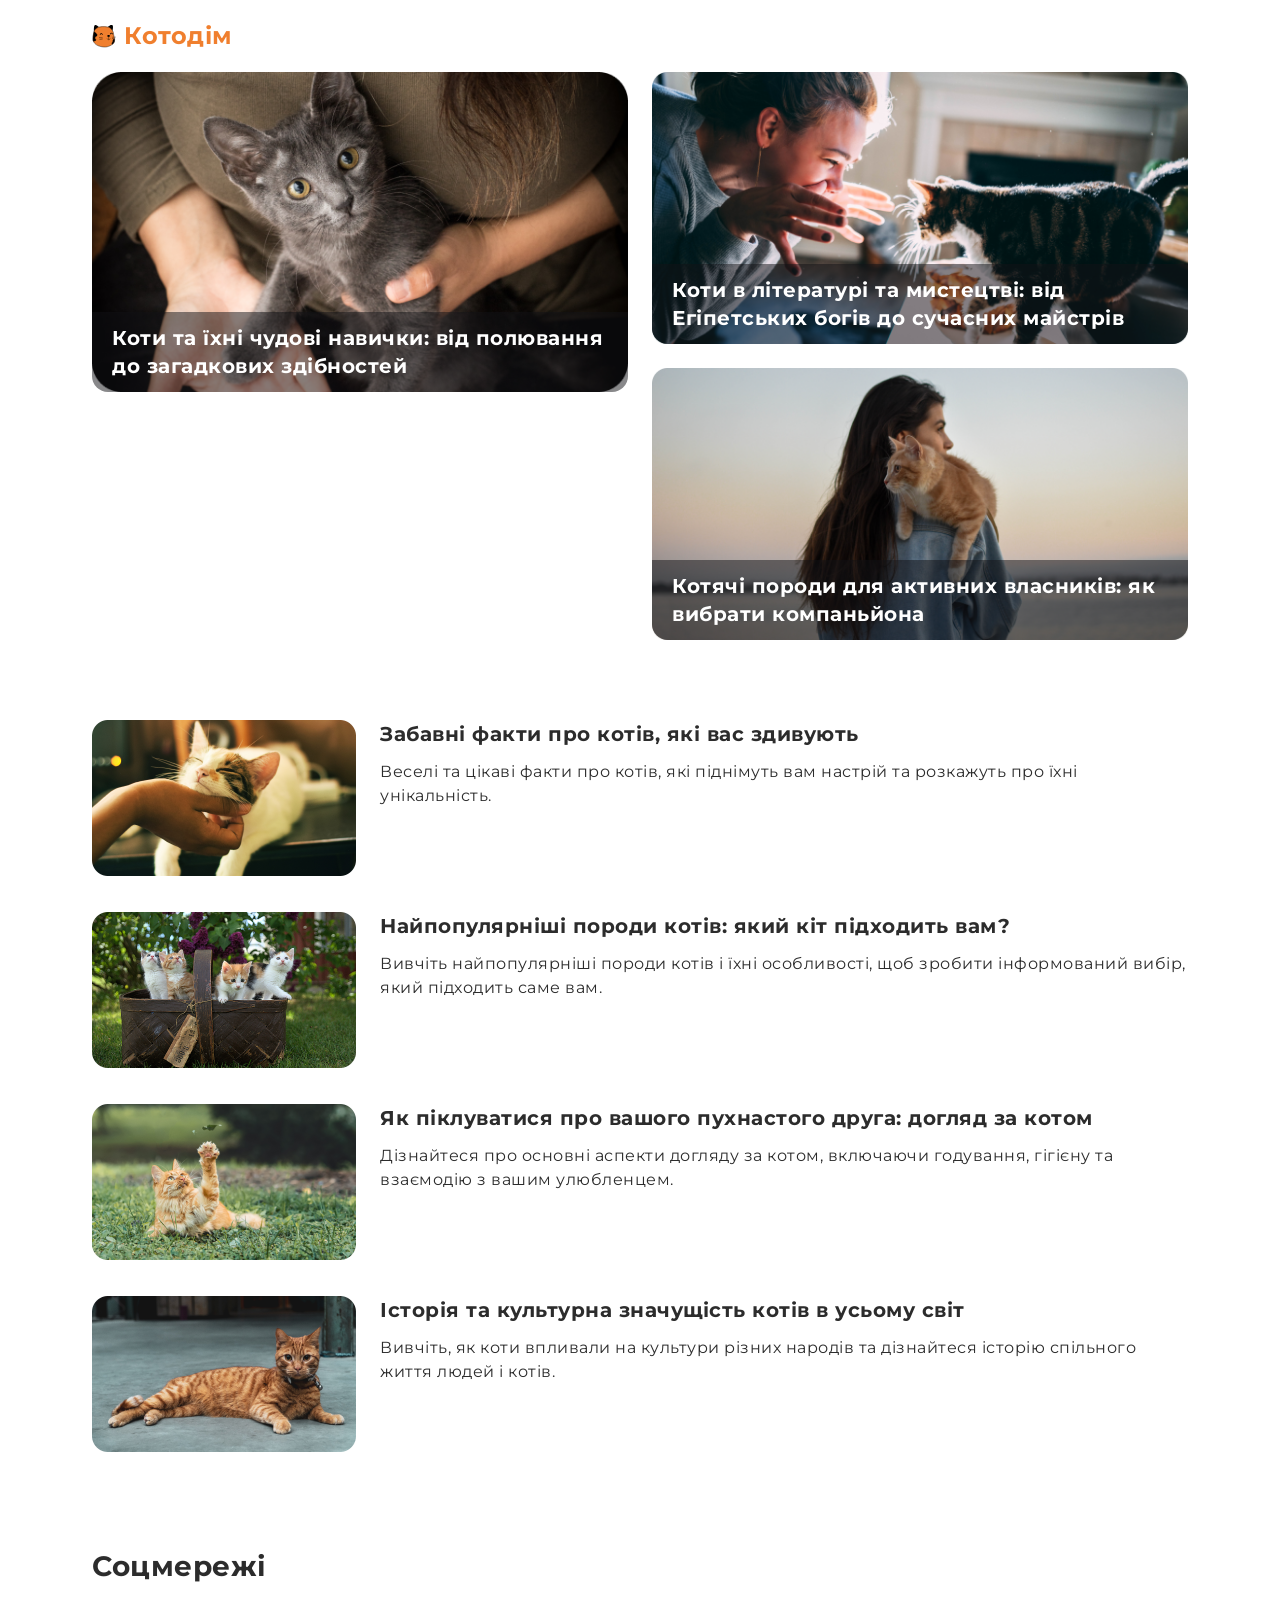
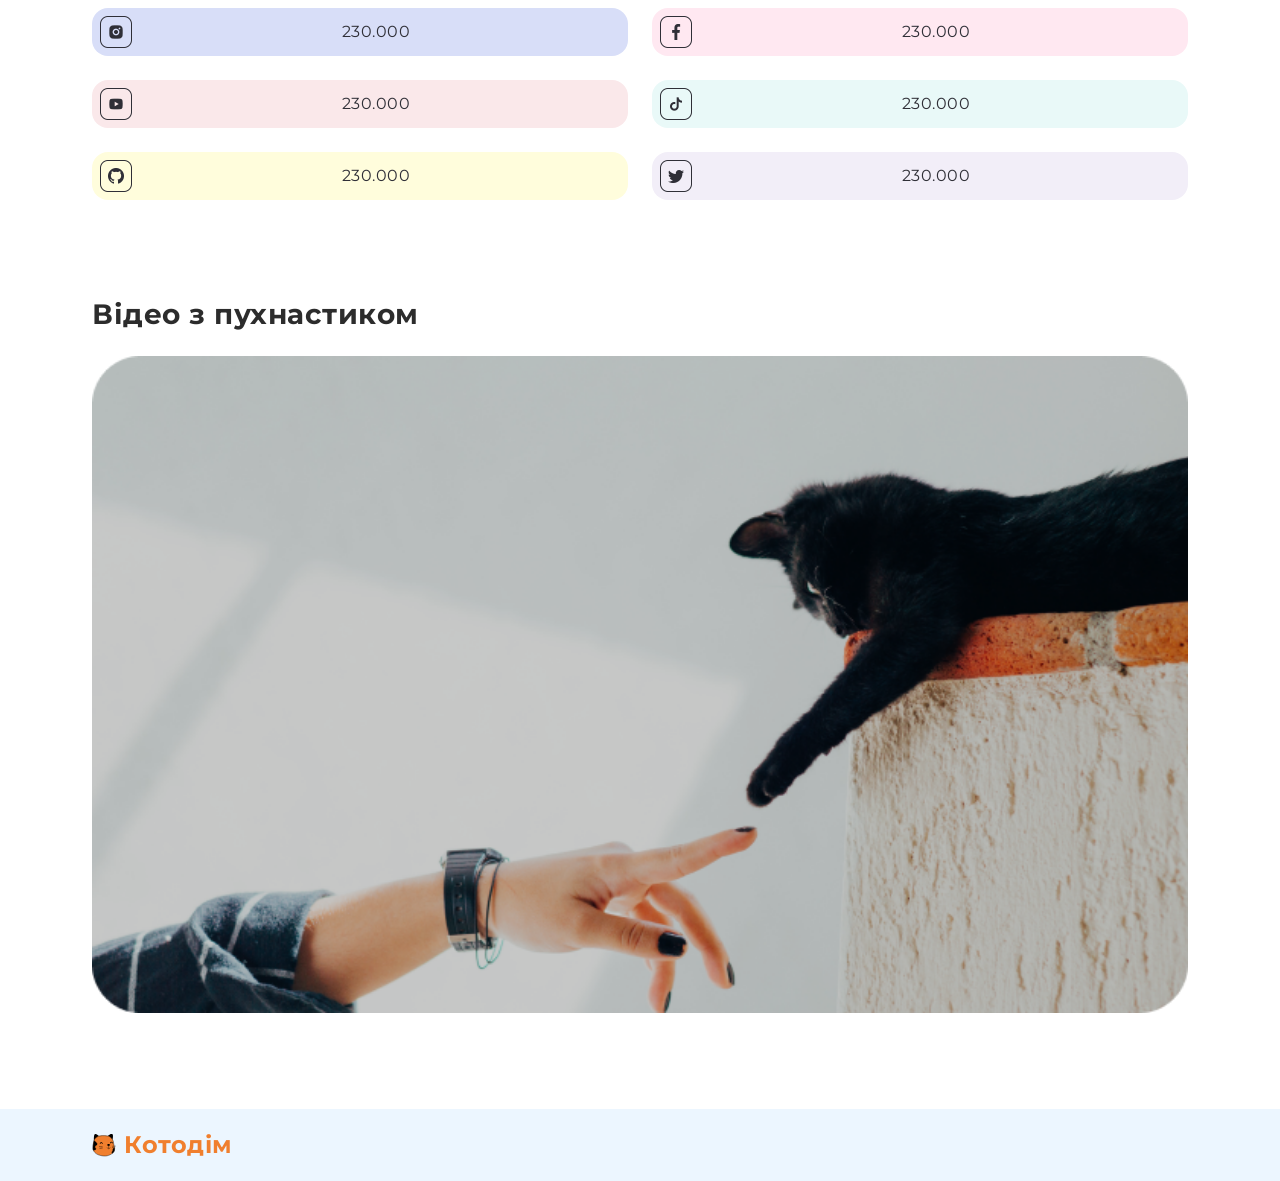
<file: index.html>
<!DOCTYPE html>
<html lang="en">

<head>
    <meta charset="UTF-8">
    <meta name="viewport" content="width=device-width, initial-scale=1.0">
    <link rel="preconnect" href="https://fonts.googleapis.com">
    <link rel="preconnect" href="https://fonts.gstatic.com" crossorigin>
    <link href="https://fonts.googleapis.com/css2?family=Montserrat:wght@400;700&display=swap" rel="stylesheet">
    <link rel="stylesheet" href="./styles.css">
    <title>Project</title>
</head>

<body>
    <header class="header">
        <div class="container header-container">
            <img src="./img/cat.svg" alt="cat" class="logo">
            <h1 class="label">Котодім</h1>
        </div>
    </header>
    <main class="main">
        <div class="container">
            <ul class="posts">
                <li class="post">
                    <a href="#">
                        <picture>
                            <!-- For viewports wider than 768px -->
                            <source media="(min-width: 768px)" srcset="img/picture-1.png">

                            <!-- For viewports between 320px and 768px -->
                            <source media="(min-width: 320px) and (max-width: 767px)" srcset="img/picture-1-small.png">

                            <!-- Fallback content -->
                            <img src="img/picture-1-small.png" alt="Description of Image">
                        </picture>
                        <div class="overlay">
                            <h2 class="post-title sub-title">Коти та їхні чудові навички: від полювання до загадкових
                                здібностей</h2>
                        </div>
                    </a>
                </li>
                <li class="post">
                    <a href="#">
                        <img src="./img/picture-2.png" alt="scary kitten" class="post-img">
                        <div class="overlay">
                            <h2 class="post-title sub-title">Коти в літературі та мистецтві: від Егіпетських богів до
                                сучасних
                                майстрів</h2>
                        </div>
                    </a>
                </li>
                <li class="post">
                    <a href="#">
                        <img src="./img/picture-3.png" alt="cat" class="post-img">
                        <div class="overlay">
                            <h2 class="post-title sub-title">Котячі породи для активних власників: як вибрати
                                компаньйона
                            </h2>
                        </div>
                    </a>
                </li>
            </ul>
            <section class="longread">
                <ul class="blog">
                    <li class="blog-item">
                        <a href="#" class="blog-link">
                            <img src="./img/1.png" alt="cat" class="blog-photo">
                            <div class="wrapper">
                                <h2 class="blog-title sub-title">Забавні факти про котів, які вас здивують</h2>
                                <p class="blog-text">Веселі та цікаві факти про котів, які піднімуть вам настрій та
                                    розкажуть про їхні унікальність.</p>
                            </div>
                        </a>
                    </li>
                    <li class="blog-item">
                        <a href="#" class="blog-link">
                            <img src="./img/2.png" alt="cats" class="blog-photo">
                            <div class="wrapper">
                                <h2 class="blog-title sub-title">Найпопулярніші породи котів: який кіт підходить вам?
                                </h2>
                                <p class="blog-text">Вивчіть найпопулярніші породи котів і їхні особливості, щоб зробити
                                    інформований вибір, який підходить саме вам.</p>
                            </div>
                        </a>
                    </li>
                    <li class="blog-item">
                        <a href="#" class="blog-link">
                            <img src="./img/4.png" alt="red-cat" class="blog-photo">
                            <div class="wrapper">
                                <h2 class="blog-title sub-title">Як піклуватися про вашого пухнастого друга: догляд за
                                    котом
                                </h2>
                                <p class="blog-text">Дізнайтеся про основні аспекти догляду за котом, включаючи
                                    годування,
                                    гігієну та взаємодію з вашим улюбленцем.</p>
                            </div>
                        </a>
                    </li>
                    <li class="blog-item">
                        <a href="#" class="blog-link">
                            <img src="./img/3.png" alt="red-cat" class="blog-photo">
                            <div class="wrapper">
                                <h2 class="blog-title sub-title">Історія та культурна значущість котів в усьому світ
                                </h2>
                                <p class="blog-text">Вивчіть, як коти впливали на культури різних народів та дізнайтеся
                                    історію спільного життя людей і котів.</p>
                            </div>
                        </a>
                    </li>
                </ul>
                <div class="socials">
                    <h2 class="socials-title title">Соцмережі</h2>
                    <ul class="socials-list">
                        <li class="socials-item">
                            <a href="#" class="social-link">
                                <img src="./img/instagram.png" alt="instagram" class="social-icon">
                                <p class="social-subscripers">230.000</p>
                            </a>
                        </li>
                        <li class="socials-item">
                            <a href="#" class="social-link">
                                <img src="./img/facebook.png" alt="facebook" class="social-icon">
                                <p class="social-subscripers">230.000</p>
                            </a>
                        </li>
                        <li class="socials-item">
                            <a href="#" class="social-link">
                                <img src="./img/youtube.png" alt="youtube" class="social-icon">
                                <p class="social-subscripers">230.000</p>
                            </a>
                        </li>
                        <li class="socials-item">
                            <a href="#" class="social-link">
                                <img src="./img/tiktok.png" alt="tiktok" class="social-icon">
                                <p class="social-subscripers">230.000</p>
                            </a>
                        </li>
                        <li class="socials-item">
                            <a href="#" class="social-link">
                                <img src="./img/github.png" alt="github" class="social-icon">
                                <p class="social-subscripers">230.000</p>
                            </a>
                        </li>
                        <li class="socials-item">
                            <a href="#" class="social-link">
                                <img src="./img/twitter.png" alt="twitter" class="social-icon">
                                <p class="social-subscripers">230.000</p>
                            </a>
                        </li>
                    </ul>
                </div>
                <div class="video">
                    <h2 class="video-title title">Відео з пухнастиком</h2>
                    <img src="./img/picture.png" alt="video">
                </div>
            </section>
        </div>
    </main>
    <footer class="footer">
        <div class="container">
            <img src="./img/cat.svg" alt="cat" class="logo">
            <h2 class="label">Котодім</h2>
        </div>
    </footer>
</body>

</html>
</file>
<file: styles.css>
@import "./styleguide.css";

.header {
  background-color: var(--common-white);
  padding: 16px 0;
}

.header-container {
  display: grid;
  grid-template-columns: 24px 1fr;
  column-gap: 8px;
  align-items: center;
}

.logo {
  display: block;
  width: 24px;
  height: 24px;
}

.label {
  color: var(--orange);
  font-family: var(--common-font);
  font-size: 24px;
  font-weight: 700;
  line-height: 40px;
  letter-spacing: 0.5px;
}

.main {
  background-color: var(--common-white);
  padding-bottom: 96px;
}

.container {
  max-width: 1128px;
  margin: auto;
  padding: 0 16px;
}

.posts {
  margin-bottom: 80px;
  display: grid;
  gap: 12px;
  grid-template-columns: 1fr;
}

footer > .container{
  display: grid;
  grid-template-columns: 24px 1fr;
  column-gap: 8px;
  align-items: center;
}

@media (min-width: 768px) {
  .posts {
    gap: 24px;
    grid-template-columns: repeat(2, 1fr);
  }

  .post:first-child {
    grid-column: 1 / 2;
    grid-row: 1 / 3;
  }
}

.post > a {
  position: relative;
  color: var(--common-white);
}

.overlay {
  border-radius: 0px 0px 16px 16px;
  background-color: rgba(18, 18, 22, 0.5);
  padding: 12px 20px;
  position: absolute;
  left: 0;
  bottom: 0;
  width: 100%;
}

@media (min-width: 1440px) {
  .overlay {
    padding: 24px 48px;
  }
}

.post-title {
  color: var(--common-white);
  font-family: var(--common-font);
}

.longread {
  display: grid;
  gap: 96px;
}

@media (min-width: 1440px) {
  .longread {
    grid-template-areas:
      "b b s"
      "b b s"
      "b b v"
      "b b .";
    gap: 60px 24px;
  }

  .blog {
    grid-area: b;
  }
  .social {
    grid-area: s;
  }
  .video {
    grid-area: v;
  }
}

.blog {
  display: grid;
  gap: 48px;
}

.blog-link {
  color: var(--common-black);
  display: grid;
  gap: 20px;
}

@media (min-width: 768px) {
  .blog {
    gap: 36px;
  }

  .blog-link {
    gap: 24px;
    grid-template-columns: 264px 1fr;
  }
}

.blog-title {
  color: var(--grey, #2c2c2c);
  font-family: var(--common-font);
  margin-bottom: 12px;
}

.blog-text {
  color: var(--grey, #2c2c2c);
  font-family: var(--common-font);
  font-size: 16px;
  line-height: 24px;
  letter-spacing: 0.5px;
}

.socials-title {
  color: var(--grey, #2c2c2c);
  font-family: var(--common-font);
  margin-bottom: 24px;
}

.socials-list {
  display: grid;
  grid-template-columns: repeat(2, 1fr);
  gap: 24px 8px;
}

.social-link {
  padding: 8px;
  color: var(--common-black, #2f2f37);
  border-radius: 16px;
  font-family: var(--common-font);
  font-size: 16px;
  line-height: 24px;
  letter-spacing: 0.5px;
  display: grid;
  grid-template-columns: 32px 1fr;
  align-items: center;
  justify-items: center;
}

@media (min-width: 768px) {
  .socials-list {
    gap: 24px;
  }
}

.socials-item:nth-child(1) .social-link {
  background-color: var(--navy);
}

.socials-item:nth-child(2) .social-link {
  background-color: var(--pink);
}

.socials-item:nth-child(3) .social-link {
  background-color: var(--scarlet);
}

.socials-item:nth-child(4) .social-link {
  background-color: var(--turquoise);
}

.socials-item:nth-child(5) .social-link {
  background-color: var(--yellow);
}

.socials-item:nth-child(6) .social-link {
  background-color: var(--lilac);
}

.video-title {
  color: var(--grey, #2c2c2c);
  font-family: var(--common-font);
  margin-bottom: 24px;
}

.footer {
  padding: 16px;
  background-color: var(--blue-light);
}
</file>
